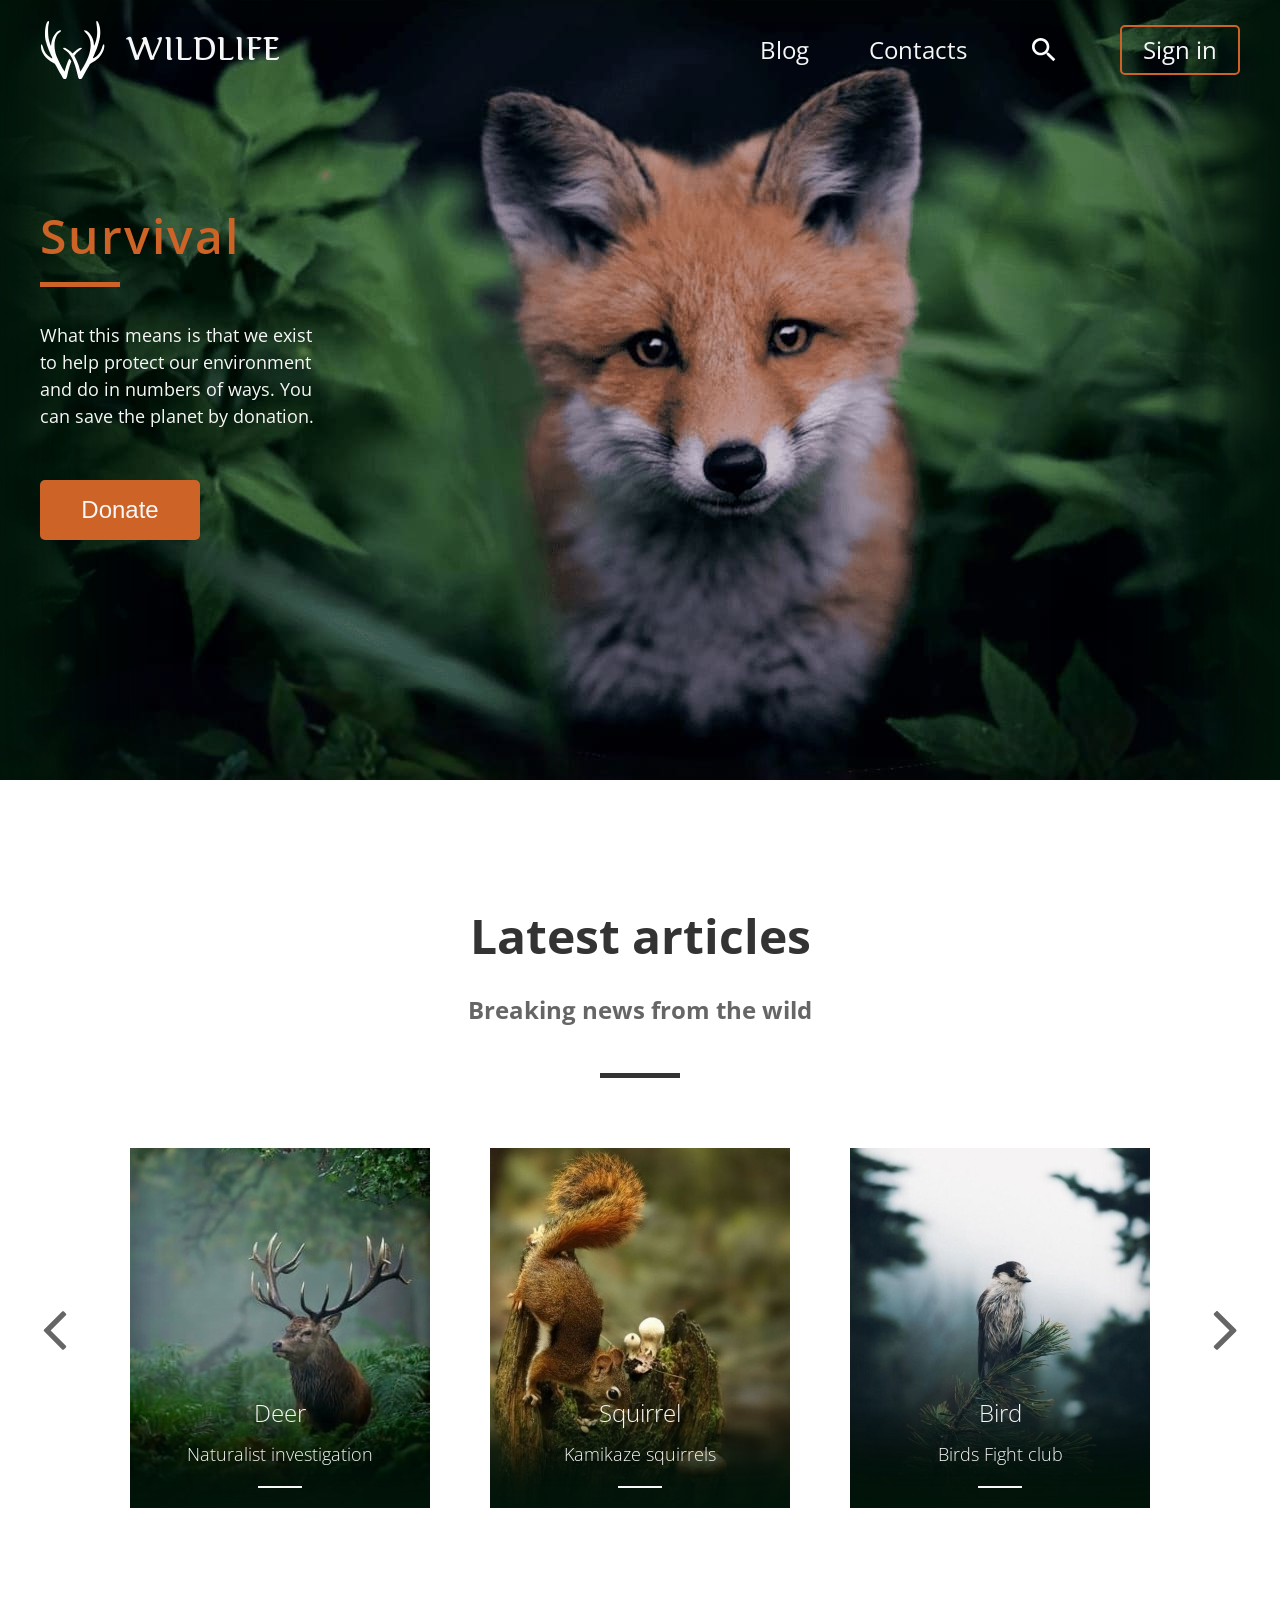
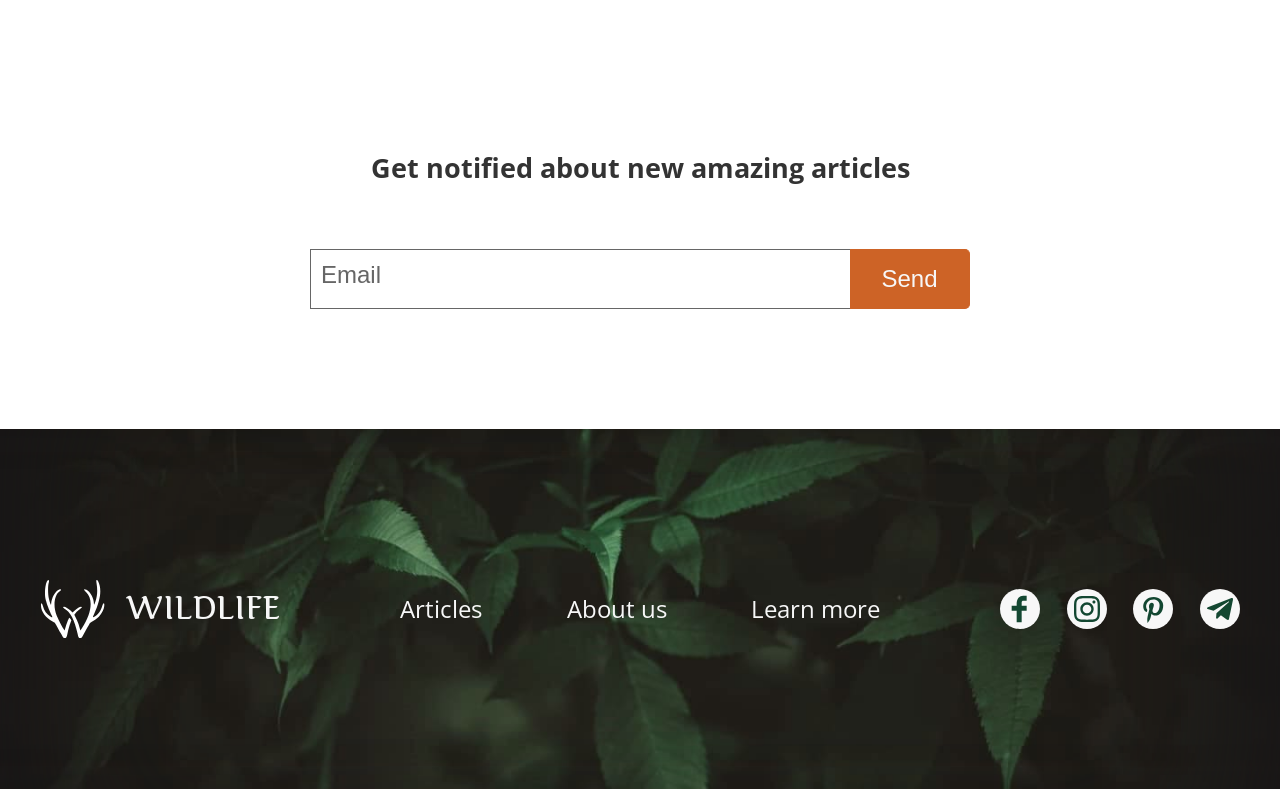
<file: 06-build-page/project-dist/index.html>
<!doctype html>
<html lang="en">
  <head>
    <meta charset="UTF-8" />
    <meta name="viewport" content="width=device-width, initial-scale=1.0" />
    <link
      href="https://fonts.googleapis.com/css2?family=Open+Sans:wght@100;300;400;600&display=swap"
      rel="stylesheet"
    />
    <link rel="stylesheet" href="style.css" />
    <title>wildlife</title>
  </head>
  <body>
    <header class="header">
  <div class="container">
    <div class="inner-container">
      <nav class="main-nav">
        <div class="logo">
          <div class="logo-icon"></div>
          <h1>wildlife</h1>
        </div>
        <ul class="nav-list">
          <li class="list-item"><a href="#">Blog</a></li>
          <li class="list-item"><a href="#">Contacts</a></li>
          <li class="list-item search"><a href="#"></a></li>
          <li class="list-item login"><a href="#">Sign in</a></li>
        </ul>
      </nav>
      <div class="header-promo">
        <h2 class="header-title">Survival</h2>
        <p class="header-text">
          What this means is that we exist to help protect our environment and
          do in numbers of ways. You can save the planet by donation.
        </p>
        <button class="header-button">Donate</button>
      </div>
    </div>
  </div>
</header>
    <main class="main"><div class="container">
  <div class="inner-container">
    <h2 class="main-title">Latest articles</h2>
    <h3 class="main-subtitle">Breaking news from the wild</h3>
    <div class="slider">
      <a class="arrow arrow-left"></a>
      <div class="item item1">
        <a href="#">
          <h2 class="item-title">Deer</h2>
          <h3 class="item-subtitle">Naturalist investigation</h3>
        </a>
      </div>
      <div class="item item2">
        <a href="#">
          <h2 class="item-title">Squirrel</h2>
          <h3 class="item-subtitle">Kamikaze squirrels</h3>
        </a>
      </div>
      <div class="item item3">
        <a href="#">
          <h2 class="item-title">Bird</h2>
          <h3 class="item-subtitle">Birds Fight club</h3>
        </a>
      </div>
      <a class="arrow arrow-right"></a>
    </div>
    <div class="mail">
      <h2 class="mail-title">Get notified about new amazing articles</h2>
      <form action="#" method="post" class="mail-form">
        <input
          type="text"
          class="mail-input"
          placeholder="Email"
          required
          autofocus
        />
        <input type="submit" class="mail-button" value="Send" />
      </form>
    </div>
  </div>
</div></main>
    <footer class="footer">
  <div class="container">
    <div class="inner-container footer-inner-container">
      <div class="logo">
        <div class="logo-icon"></div>
        <h2>wildlife</h2>
      </div>
      <ul class="nav-list">
        <li class="list-item"><a href="#">Articles</a></li>
        <li class="list-item"><a href="#">About us</a></li>
        <li class="list-item"><a href="#">Learn more</a></li>
      </ul>
      <ul class="nav-list social-list">
        <li class="list-item social-item fb"><a href="#"></a></li>
        <li class="list-item social-item instagramm"><a href="#"></a></li>
        <li class="list-item social-item pinterest"><a href="#"></a></li>
        <li class="list-item social-item telegram"><a href="#"></a></li>
      </ul>
    </div>
  </div>
</footer>
  </body>
</html>
</file>
<file: 06-build-page/project-dist/style.css>
@font-face {
  font-family: 'Karolina';
  src: url('assets/fonts/Karolina-Regular.woff2') format('woff2');
  font-weight: normal;
  font-style: normal;
}

* {
  box-sizing: border-box;
}

body {
  margin: 0;
  padding: 0;
  font-family: 'Open Sans', sans-serif;
  font-size: 18px;
  line-height: 1.5;
}

.inner-container {
  max-width: 1200px;
  margin: 0 auto;
}

header {
  background-color: #02160b;
}

header .container {
  min-height: 780px;
  background-image: url('assets/img/header.jpg');
  background-size: cover;
  padding-top: 20px;
  box-shadow:
    -150px 0 150px -100px #02160b inset,
    150px 0 150px -100px #02160b inset,
    -100px 0 100px -90px #02160b inset,
    100px 0 100px -90px #02160b inset,
    -50px 0 50px -40px #02160b inset,
    50px 0 50px -40px #02160b inset;
}

.main-nav {
  display: flex;
  align-items: center;
  justify-content: space-between;
  margin-bottom: 120px;
}

.nav-list {
  display: flex;
  align-items: center;
  justify-content: space-between;
  width: 480px;
  padding: 0;
  margin: 0;
  height: 60px;
}

.list-item {
  padding: 0;
  margin: 0;
  list-style: none;
}

.list-item a {
  font-size: 24px;
  line-height: 60px;
  color: #f7f7f7;
  text-decoration: none;
  transition: 0.3s;
}

.list-item:hover a {
  color: #cd6326;
}

.logo {
  display: flex;
  align-items: center;
  justify-content: space-between;
  width: 240px;
  height: 60px;
}

.logo-icon {
  width: 70px;
  height: 60px;
  background-image: url('assets/svg/logo.svg');
  background-size: contain;
  background-position: left center;
  background-repeat: no-repeat;
}

.logo h1,
.logo h2 {
  padding: 0;
  margin: 0;
  font-family: 'Karolina';
  font-size: 32px;
  color: #f7f7f7;
  line-height: 60px;
  text-transform: uppercase;
  font-weight: 300;
}

.search {
  width: 32px;
  height: 32px;
  background-image: url('assets/svg/search.svg');
  background-size: contain;
  background-position: center center;
  background-repeat: no-repeat;
  cursor: pointer;
}

.login {
  width: 120px;
  height: 50px;
  border: 2px solid #cd6326;
  border-radius: 5px;
  text-align: center;
  transition: 0.3s;
}

.login:hover {
  background-color: #cd6326;
  border-color: #cd6326;
}

.login:active {
  background-color: #8f5515;
  border-color: #8f5515;
}

.login a,
.login:hover a,
.login:active a {
  color: #f7f7f7;
  line-height: 46px;
}

.header-title {
  position: relative;
  font-size: 48px;
  font-weight: 600;
  color: #cd6326;
  letter-spacing: 2px;
  margin-bottom: 50px;
}

.header-title::after {
  content: '';
  position: absolute;
  left: 0;
  bottom: -15px;
  width: 80px;
  height: 5px;
  background-color: #cd6326;
}

.header-text {
  width: 280px;
  color: #f7f7f7;
  margin-bottom: 50px;
}

.header-button {
  width: 160px;
  height: 60px;
  color: #f7f7f7;
  background-color: #cd6326;
  border-radius: 5px;
  font-size: 24px;
  border: 0;
  outline: 0;
  cursor: pointer;
  transition: 0.3s;
}

.header-button:hover {
  background-color: #e4902d;
}

.header-button:active {
  background-color: #8f5515;
}
main .container {
  padding-top: 120px;
  padding-bottom: 120px;
}

.main-title {
  font-size: 48px;
  color: #333;
  text-align: center;
  margin: 0;
  padding: 0;
  margin-bottom: 20px;
}

.main-subtitle {
  position: relative;
  font-size: 24px;
  color: #666;
  text-align: center;
  margin: 0;
  margin-bottom: 120px;
  padding: 0;
}

.main-subtitle::after {
  content: '';
  position: absolute;
  left: 50%;
  margin-left: -40px;
  bottom: -50px;
  width: 80px;
  height: 5px;
  background-color: #333;
}

.slider {
  display: flex;
  align-items: center;
  justify-content: space-between;
  margin-bottom: 240px;
}

.item a {
  display: flex;
  align-items: center;
  justify-content: flex-end;
  flex-direction: column;
  width: 300px;
  height: 360px;
  background-size: cover;
  background-repeat: no-repeat;
  text-decoration: none;
  box-shadow:
    0 -150px 150px -120px #02160b inset,
    0 -100px 100px -80px #02160b inset,
    0 -50px 50px -40px #02160b inset;
}

.item1 {
  background-image: url('assets/img/item1.jpg');
}

.item2 {
  background-image: url('assets/img/item2.jpg');
}

.item3 {
  background-image: url('assets/img/item3.jpg');
}

.item-title {
  font-size: 24px;
  font-weight: 300;
  color: #f7f7f7;
  text-align: center;
  margin: 0;
  padding: 0;
  margin-bottom: 10px;
}

.item-subtitle {
  position: relative;
  font-size: 18px;
  font-weight: 100;
  color: #f7f7f7;
  text-align: center;
  margin: 0;
  margin-bottom: 40px;
  padding: 0;
}

.item-subtitle::after {
  content: '';
  position: absolute;
  left: 50%;
  margin-left: -22px;
  bottom: -20px;
  width: 44px;
  height: 2px;
  background-color: #f7f7f7;
}

.arrow {
  width: 30px;
  height: 70px;
  background-size: contain;
  background-position: center center;
  background-repeat: no-repeat;
  cursor: pointer;
}

.arrow-left {
  background-image: url('assets/svg/arrow-left.svg');
}

.arrow-right {
  background-image: url('assets/svg/arrow-right.svg');
}

.mail-form {
  display: flex;
  height: 60px;
  justify-content: center;
}

.mail-title {
  padding: 0;
  margin: 0;
  margin-bottom: 60px;
  text-align: center;
  color: #333;
}

.mail-input {
  box-sizing: border-box;
  width: 540px;
  height: 60px;
  padding: 10px;
  background-color: transparent;
  border: 1px solid #666;
  border-right: 0;
  outline: 0;
}

.mail-input::placeholder {
  font-size: 24px;
  line-height: 58px;
  color: #666;
}

.mail-button {
  width: 120px;
  height: 60px;
  color: #f7f7f7;
  background-color: #cd6326;
  font-size: 24px;
  border: 1px solid #cd6326;
  border-radius: 0 5px 5px 0;
  border-left: 0;
  cursor: pointer;
  transition: 0.3s;
}

.mail-button:hover {
  background-color: #e4902d;
  border-color: #e4902d;
  outline: 0;
}

.mail-button:active {
  background-color: #8f5515;
  border-color: #8f5515;
  outline: 0;
}
footer {
  background-color: #181617;
}

footer .container {
  background-image: url('assets/img/footer.jpg');
  background-size: cover;
  box-shadow:
    -150px 0 150px -100px #181617 inset,
    150px 0 150px -100px #181617 inset;
}

.footer-inner-container {
  display: flex;
  align-items: center;
  justify-content: space-between;
  min-height: 360px;
}

.social-list {
  width: 240px;
  display: flex;
  justify-content: space-between;
  align-items: center;
}

.social-item {
  width: 40px;
  height: 40px;
  border-radius: 20px;
}

.social-item a {
  display: block;
  width: 40px;
  height: 40px;
  border-radius: 20px;
  background-color: #f7f7f7;
  background-size: contain;
  background-position: center center;
  background-repeat: no-repeat;
}

.fb a {
  background-image: url('assets/svg/facebook.svg');
}

.instagramm a {
  background-image: url('assets/svg/instagram.svg');
  background-size: 26px;
}

.pinterest a {
  background-image: url('assets/svg/pinterest.svg');
}

.telegram a {
  background-image: url('assets/svg/telegram.svg');
  background-size: 26px;
}
</file>
